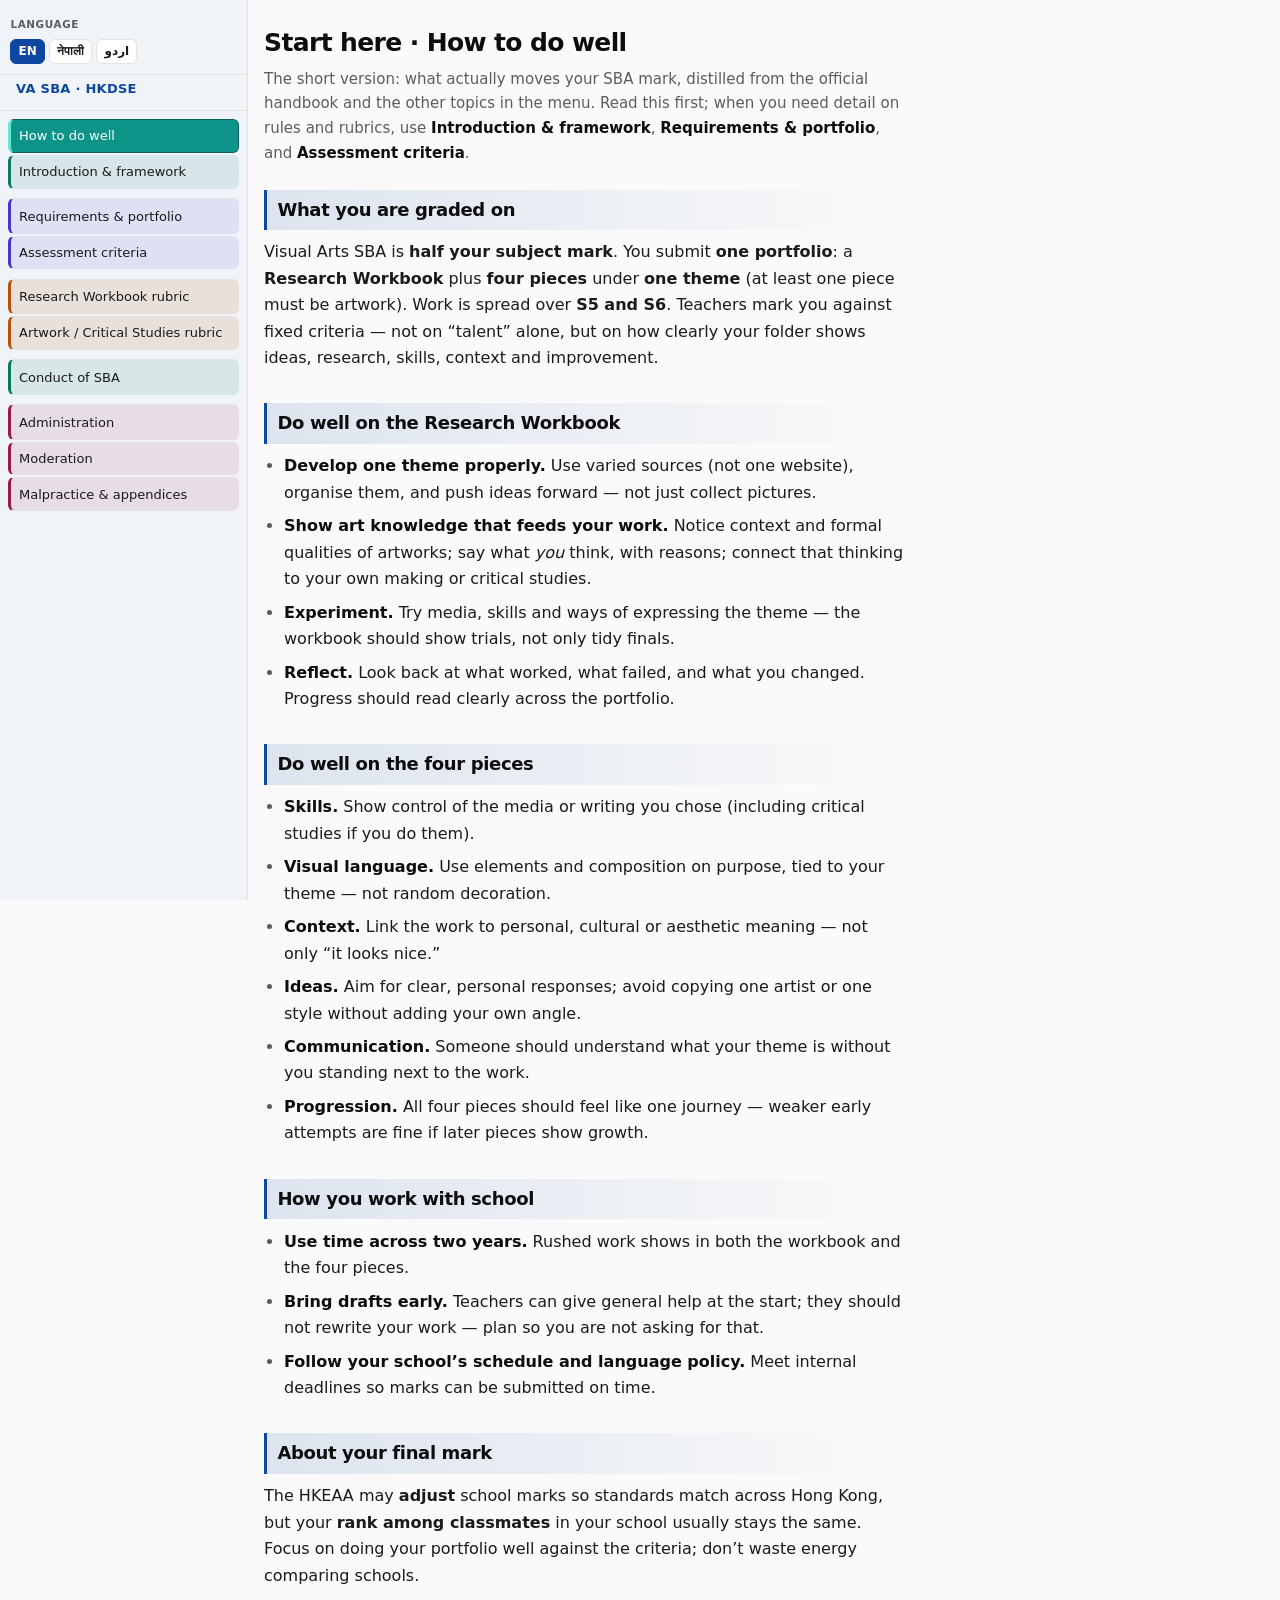
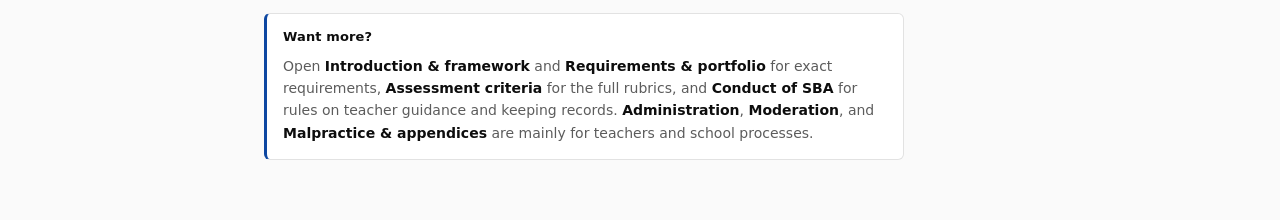
<file: index.html>
<!DOCTYPE html>
<html lang="en">
<head>
  <meta charset="utf-8" />
  <meta name="viewport" content="width=device-width, initial-scale=1" />
  <title>Start here · How to do well — VA SBA</title>
  <link rel="stylesheet" href="styles.css" />
</head>
<body>
  <div id="site-nav-root" class="site-nav-root"></div>
  <main data-page="part0">
    <h1 data-i18n="p0.h1"></h1>
    <p class="lead" data-i18n="p0.lead"></p>

    <h2 data-i18n="p0.h_graded"></h2>
    <p data-i18n="p0.p_graded"></p>

    <h2 data-i18n="p0.h_rw"></h2>
    <ul>
      <li data-i18n="p0.li_rw1"></li>
      <li data-i18n="p0.li_rw2"></li>
      <li data-i18n="p0.li_rw3"></li>
      <li data-i18n="p0.li_rw4"></li>
    </ul>

    <h2 data-i18n="p0.h_four"></h2>
    <ul>
      <li data-i18n="p0.f1"></li>
      <li data-i18n="p0.f2"></li>
      <li data-i18n="p0.f3"></li>
      <li data-i18n="p0.f4"></li>
      <li data-i18n="p0.f5"></li>
      <li data-i18n="p0.f6"></li>
    </ul>

    <h2 data-i18n="p0.h_school"></h2>
    <ul>
      <li data-i18n="p0.s1"></li>
      <li data-i18n="p0.s2"></li>
      <li data-i18n="p0.s3"></li>
    </ul>

    <h2 data-i18n="p0.h_mark"></h2>
    <p data-i18n="p0.p_mark"></p>

    <p class="note" data-i18n="p0.note"></p>
  </main>
  <script src="i18n-core.js"></script>
  <script src="chrome.js"></script>
  <script src="pages/part0.js"></script>
  <script src="header.js"></script>
</body>
</html>
</file>
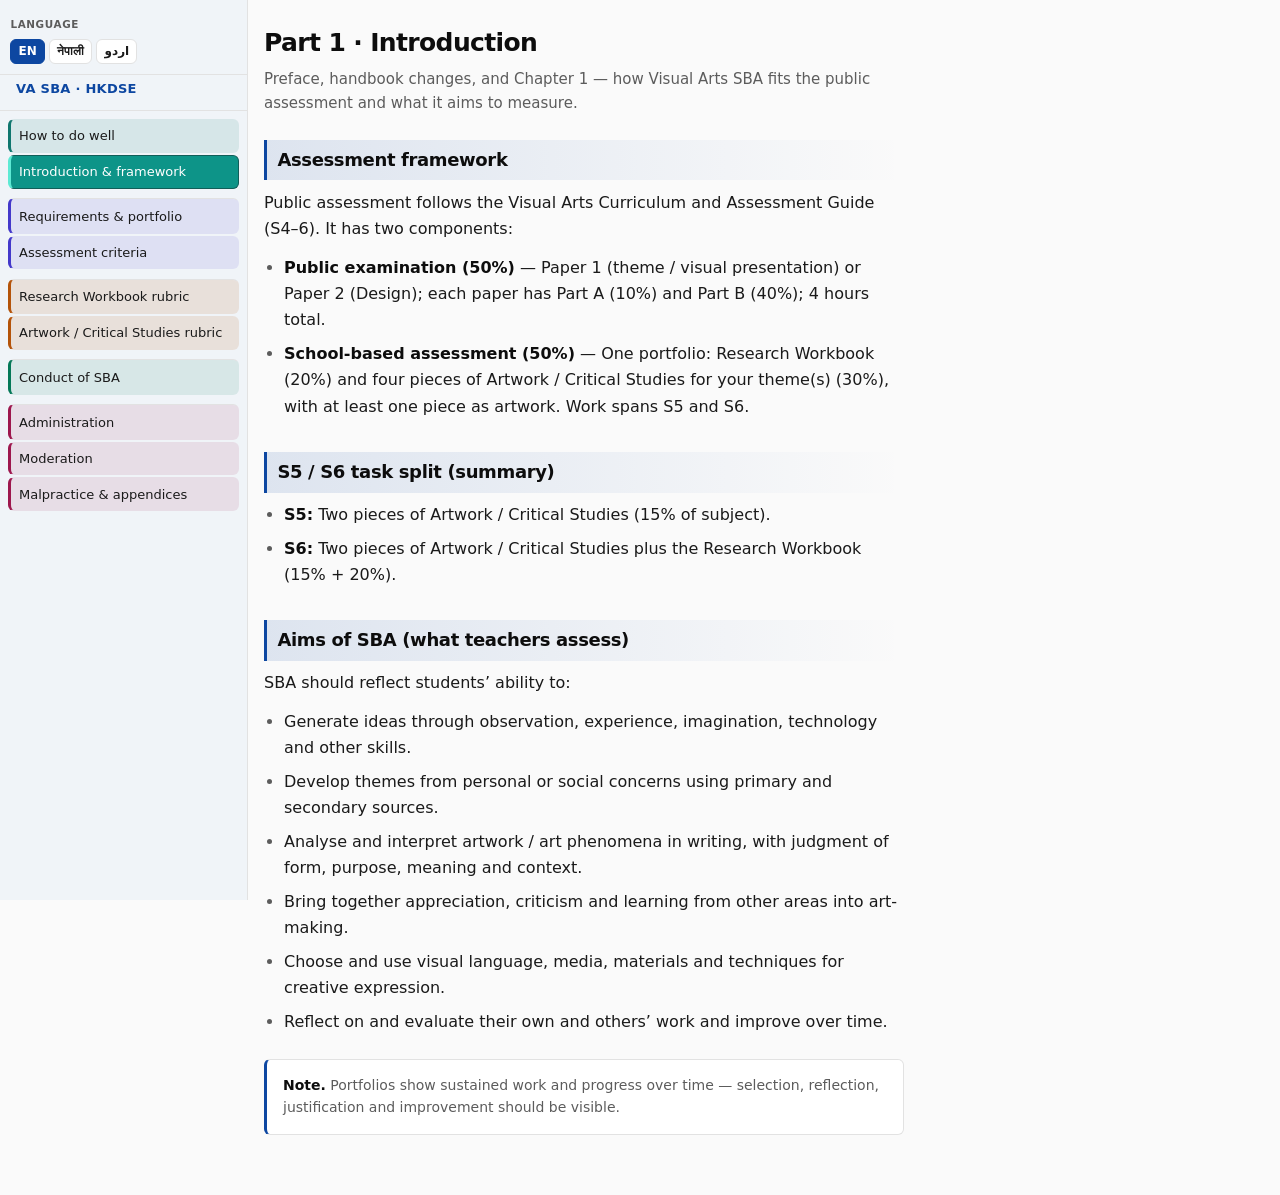
<file: part1.html>
<!DOCTYPE html>
<html lang="en">
<head>
  <meta charset="utf-8" />
  <meta name="viewport" content="width=device-width, initial-scale=1" />
  <title>Part 1 · Introduction — VA SBA</title>
  <link rel="stylesheet" href="styles.css" />
</head>
<body>
  <div id="site-nav-root" class="site-nav-root"></div>
  <main data-page="part1">
    <h1 data-i18n="p1.h1"></h1>
    <p class="lead" data-i18n="p1.lead"></p>

    <h2 data-i18n="p1.h_fw"></h2>
    <p data-i18n="p1.p_fw"></p>
    <ul>
      <li data-i18n="p1.li_fw1"></li>
      <li data-i18n="p1.li_fw2"></li>
    </ul>

    <h2 data-i18n="p1.h_s56"></h2>
    <ul>
      <li data-i18n="p1.s56_1"></li>
      <li data-i18n="p1.s56_2"></li>
    </ul>

    <h2 data-i18n="p1.h_aims"></h2>
    <p data-i18n="p1.p_aims"></p>
    <ul>
      <li data-i18n="p1.aim1"></li>
      <li data-i18n="p1.aim2"></li>
      <li data-i18n="p1.aim3"></li>
      <li data-i18n="p1.aim4"></li>
      <li data-i18n="p1.aim5"></li>
      <li data-i18n="p1.aim6"></li>
    </ul>

    <p class="note" data-i18n="p1.note"></p>
  </main>
  <script src="i18n-core.js"></script>
  <script src="chrome.js"></script>
  <script src="pages/part1.js"></script>
  <script src="header.js"></script>
</body>
</html>
</file>
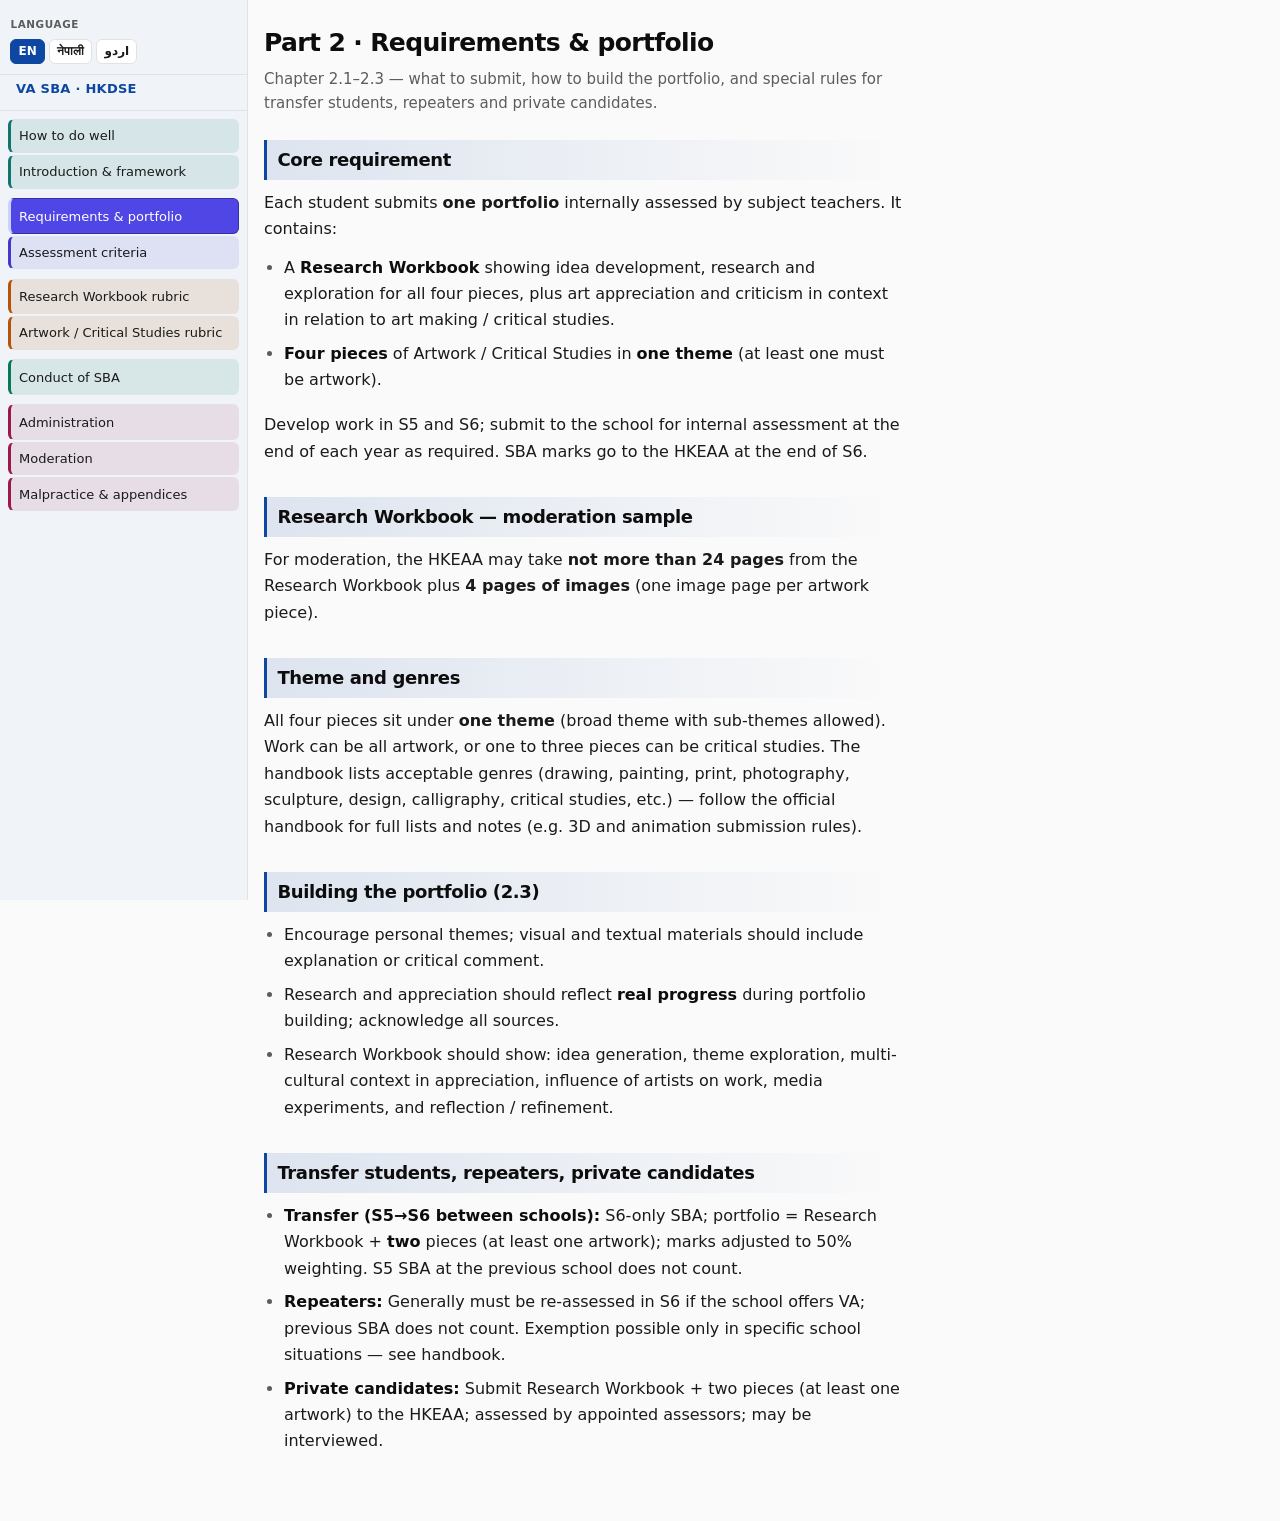
<file: part2.html>
<!DOCTYPE html>
<html lang="en">
<head>
  <meta charset="utf-8" />
  <meta name="viewport" content="width=device-width, initial-scale=1" />
  <title>Part 2 · Requirements & portfolio — VA SBA</title>
  <link rel="stylesheet" href="styles.css" />
</head>
<body>
  <div id="site-nav-root" class="site-nav-root"></div>
  <main data-page="part2">
    <h1 data-i18n="p2.h1"></h1>
    <p class="lead" data-i18n="p2.lead"></p>

    <h2 data-i18n="p2.h_core"></h2>
    <p data-i18n="p2.p_core"></p>
    <ul>
      <li data-i18n="p2.li_c1"></li>
      <li data-i18n="p2.li_c2"></li>
    </ul>
    <p data-i18n="p2.p_core2"></p>

    <h2 data-i18n="p2.h_mod"></h2>
    <p data-i18n="p2.p_mod"></p>

    <h2 data-i18n="p2.h_theme"></h2>
    <p data-i18n="p2.p_theme"></p>

    <h2 data-i18n="p2.h_build"></h2>
    <ul>
      <li data-i18n="p2.b1"></li>
      <li data-i18n="p2.b2"></li>
      <li data-i18n="p2.b3"></li>
    </ul>

    <h2 data-i18n="p2.h_special"></h2>
    <ul>
      <li data-i18n="p2.sp1"></li>
      <li data-i18n="p2.sp2"></li>
      <li data-i18n="p2.sp3"></li>
    </ul>
  </main>
  <script src="i18n-core.js"></script>
  <script src="chrome.js"></script>
  <script src="pages/part2.js"></script>
  <script src="header.js"></script>
</body>
</html>
</file>
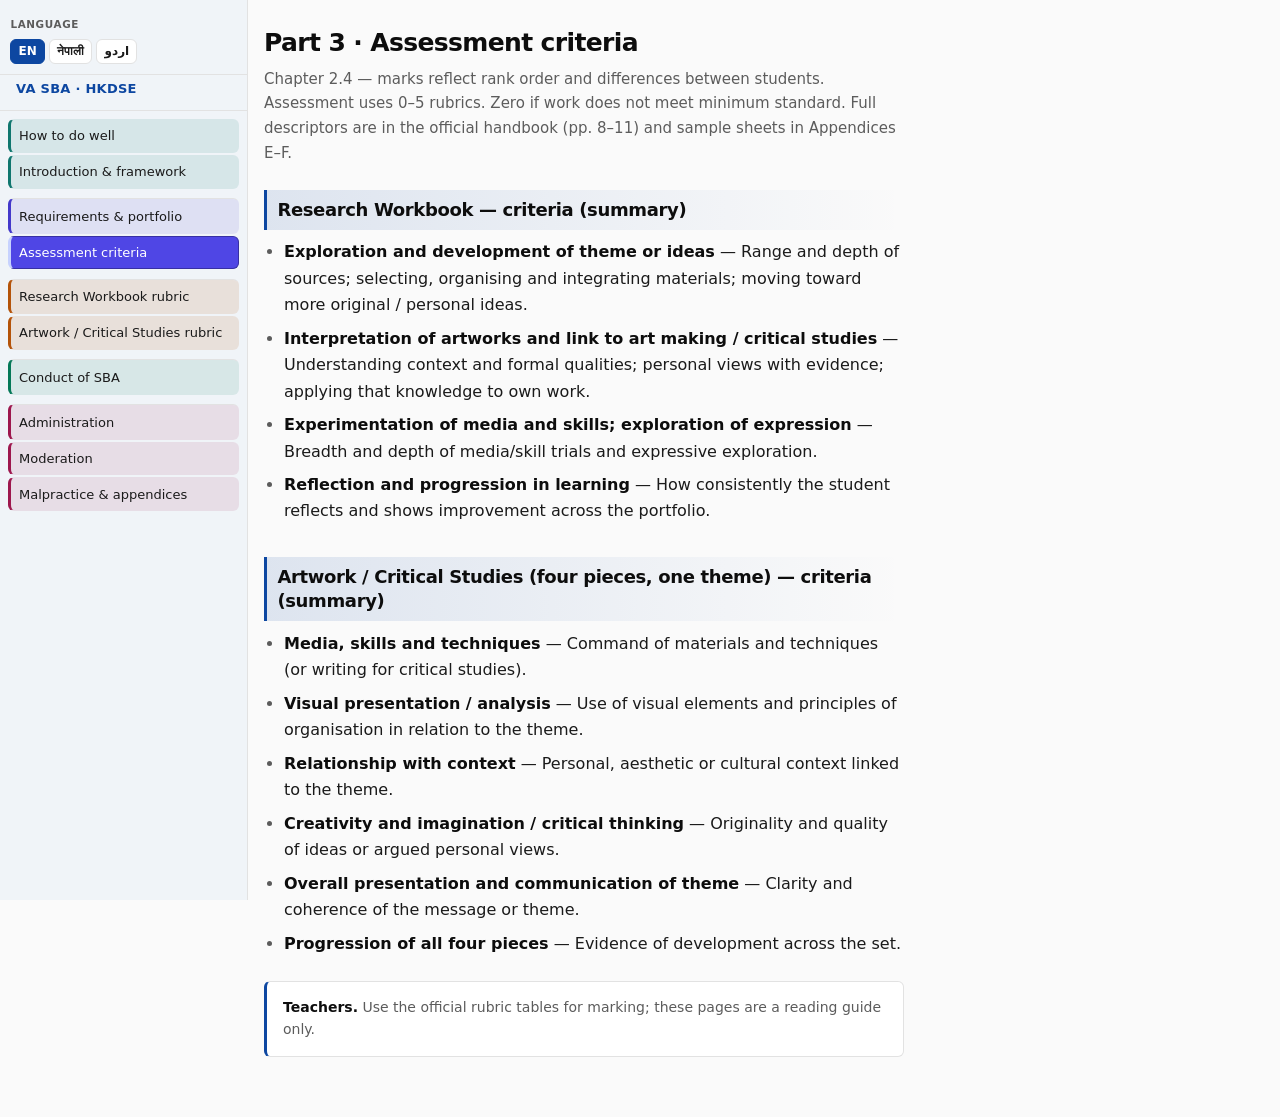
<file: part3.html>
<!DOCTYPE html>
<html lang="en">
<head>
  <meta charset="utf-8" />
  <meta name="viewport" content="width=device-width, initial-scale=1" />
  <title>Part 3 · Assessment criteria — VA SBA</title>
  <link rel="stylesheet" href="styles.css" />
</head>
<body>
  <div id="site-nav-root" class="site-nav-root"></div>
  <main data-page="part3">
    <h1 data-i18n="p3.h1"></h1>
    <p class="lead" data-i18n="p3.lead"></p>

    <h2 data-i18n="p3.h_rw"></h2>
    <ul>
      <li data-i18n="p3.rw1"></li>
      <li data-i18n="p3.rw2"></li>
      <li data-i18n="p3.rw3"></li>
      <li data-i18n="p3.rw4"></li>
    </ul>

    <h2 data-i18n="p3.h_art"></h2>
    <ul>
      <li data-i18n="p3.a1"></li>
      <li data-i18n="p3.a2"></li>
      <li data-i18n="p3.a3"></li>
      <li data-i18n="p3.a4"></li>
      <li data-i18n="p3.a5"></li>
      <li data-i18n="p3.a6"></li>
    </ul>

    <p class="note" data-i18n="p3.note"></p>
  </main>
  <script src="i18n-core.js"></script>
  <script src="chrome.js"></script>
  <script src="pages/part3.js"></script>
  <script src="header.js"></script>
</body>
</html>
</file>
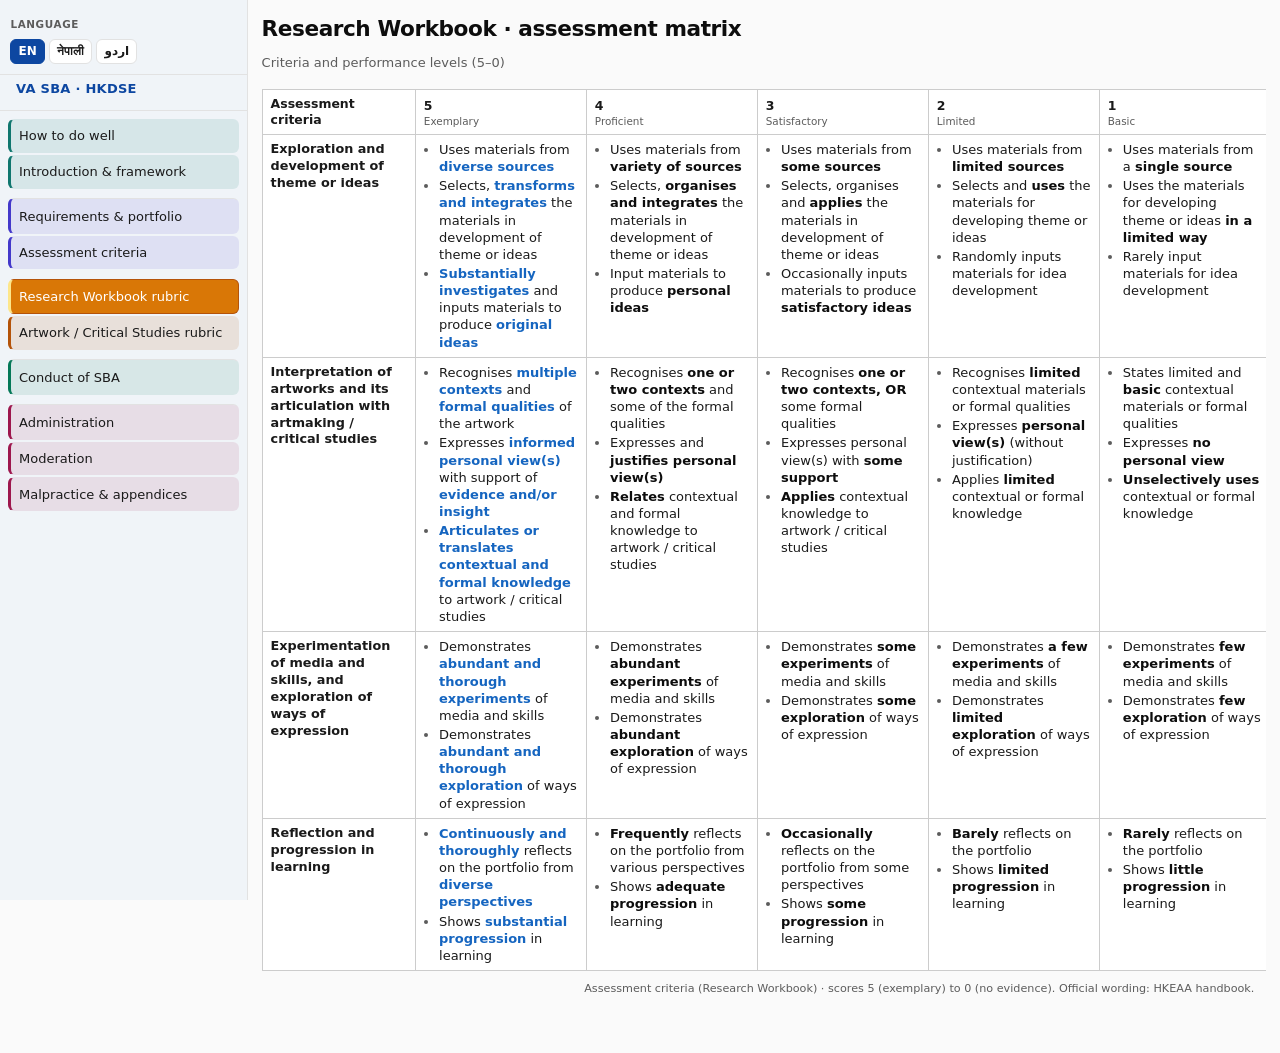
<file: part3b.html>
<!DOCTYPE html>
<html lang="en">
<head>
  <meta charset="utf-8" />
  <meta name="viewport" content="width=device-width, initial-scale=1" />
  <title>Research Workbook rubric — VA SBA</title>
  <link rel="stylesheet" href="styles.css" />
  <style>
    /* Wide rubric page: use horizontal space so score columns wrap less */
    main.main--rubric-matrix {
      max-width: none;
      margin-left: var(--sidebar-width);
      padding: 1rem 0.85rem 2.25rem;
      overflow-x: auto;
      -webkit-overflow-scrolling: touch;
    }

    main.main--rubric-matrix h1 {
      font-size: 1.35rem;
      font-weight: 700;
      margin: 0 0 0.35rem;
      color: var(--heading, #0d0d0d);
      letter-spacing: -0.02em;
      line-height: 1.25;
    }

    main.main--rubric-matrix .sub {
      display: inline-block;
      margin-bottom: 0.65rem;
      font-size: 0.8125rem;
      font-weight: 500;
      color: var(--muted, #5c5c5c);
    }

    .rubric-panel {
      padding: 0.35rem 0 0.5rem;
    }

    .rubric-table-wrap {
      overflow-x: auto;
    }

    .rubric-table {
      width: 100%;
      min-width: 1180px;
      table-layout: fixed;
      border-collapse: collapse;
      font-size: 0.8125rem;
      border: 1px solid #ccc;
    }

    .rubric-table th {
      background: #fff;
      border: 1px solid #ccc;
      padding: 0.4rem 0.5rem;
      text-align: left;
      font-weight: 600;
      font-size: 0.78rem;
      color: var(--text, #1a1a1a);
      vertical-align: bottom;
      line-height: 1.25;
    }

    .rubric-table td {
      border: 1px solid #ccc;
      padding: 0.38rem 0.5rem;
      vertical-align: top;
      line-height: 1.32;
      background: #fff;
    }

    .rubric-table .criteria-cell {
      font-weight: 700;
      background: #fff;
      width: 13%;
      color: var(--text, #1a1a1a);
      font-size: 0.8rem;
    }

    .rubric-table .score-col {
      width: 14.5%;
    }

    .rubric-table ul {
      margin: 0;
      padding-left: 0.95rem;
    }

    .rubric-table li {
      margin: 0.12rem 0;
      line-height: 1.32;
    }

    .rubric-table li:first-child {
      margin-top: 0;
    }

    .rubric-table li:last-child {
      margin-bottom: 0;
    }

    .score-header {
      text-align: center;
      font-weight: 700;
      font-size: 0.85rem;
      background: #fff;
    }

    .score-header small {
      display: block;
      font-weight: 500;
      font-size: 0.65rem;
      margin-top: 0.1rem;
      color: var(--muted, #5c5c5c);
      line-height: 1.2;
    }

    .rubric-footer {
      margin-top: 0.65rem;
      padding: 0 0.75rem;
      font-size: 0.7rem;
      color: var(--muted, #5c5c5c);
      text-align: right;
      line-height: 1.35;
    }

    @media (max-width: 767px) {
      main.main--rubric-matrix {
        margin-left: 0;
        padding: 0.65rem 0.5rem 2rem;
      }
    }
  </style>
</head>
<body>
  <div id="site-nav-root" class="site-nav-root"></div>
  <main class="main--rubric-matrix" data-page="part3b">
    <h1 data-i18n="p3b.h1"></h1>
    <span class="sub" data-i18n="p3b.sub"></span>
    <div class="rubric-panel">
      <div class="rubric-table-wrap">
        <table class="rubric-table">
          <colgroup>
            <col style="width: 13%" />
            <col style="width: 14.5%" />
            <col style="width: 14.5%" />
            <col style="width: 14.5%" />
            <col style="width: 14.5%" />
            <col style="width: 14.5%" />
            <col style="width: 14.5%" />
          </colgroup>
          <thead>
            <tr>
              <th data-i18n="p3b.th_crit"></th>
              <th class="score-header" data-i18n="p3b.th5"></th>
              <th class="score-header" data-i18n="p3b.th4"></th>
              <th class="score-header" data-i18n="p3b.th3"></th>
              <th class="score-header" data-i18n="p3b.th2"></th>
              <th class="score-header" data-i18n="p3b.th1"></th>
              <th class="score-header" data-i18n="p3b.th0"></th>
            </tr>
          </thead>
          <tbody>
            <tr>
              <td class="criteria-cell" data-i18n="p3b.c1"></td>
              <td class="score-col">
                <ul>
                  <li data-i18n="p3b.b01">Uses materials from <strong>diverse sources</strong></li>
                  <li data-i18n="p3b.b02">Selects, <strong>transforms and integrates</strong> the materials in development of theme or ideas</li>
                  <li data-i18n="p3b.b03"><strong>Substantially investigates</strong> and inputs materials to produce <strong>original ideas</strong></li>
                </ul>
              </td>
              <td class="score-col">
                <ul>
                  <li data-i18n="p3b.b04">Uses materials from <strong>variety of sources</strong></li>
                  <li data-i18n="p3b.b05">Selects, <strong>organises and integrates</strong> the materials in development of theme or ideas</li>
                  <li data-i18n="p3b.b06">Input materials to produce <strong>personal ideas</strong></li>
                </ul>
              </td>
              <td class="score-col">
                <ul>
                  <li data-i18n="p3b.b07">Uses materials from <strong>some sources</strong></li>
                  <li data-i18n="p3b.b08">Selects, organises and <strong>applies</strong> the materials in development of theme or ideas</li>
                  <li data-i18n="p3b.b09">Occasionally inputs materials to produce <strong>satisfactory ideas</strong></li>
                </ul>
              </td>
              <td class="score-col">
                <ul>
                  <li data-i18n="p3b.b10">Uses materials from <strong>limited sources</strong></li>
                  <li data-i18n="p3b.b11">Selects and <strong>uses</strong> the materials for developing theme or ideas</li>
                  <li data-i18n="p3b.b12">Randomly inputs materials for idea development</li>
                </ul>
              </td>
              <td class="score-col">
                <ul>
                  <li data-i18n="p3b.b13">Uses materials from a <strong>single source</strong></li>
                  <li data-i18n="p3b.b14">Uses the materials for developing theme or ideas <strong>in a limited way</strong></li>
                  <li data-i18n="p3b.b15">Rarely input materials for idea development</li>
                </ul>
              </td>
              <td class="score-col">
                <ul>
                  <li data-i18n="p3b.b16">Shows <strong>no, or irrelevant</strong>, exploration or development of theme or ideas</li>
                </ul>
              </td>
            </tr>
            <tr>
              <td class="criteria-cell" data-i18n="p3b.c2"></td>
              <td class="score-col">
                <ul>
                  <li data-i18n="p3b.b17">Recognises <strong>multiple contexts</strong> and formal qualities of the artwork</li>
                  <li data-i18n="p3b.b18">Expresses informed personal view(s) with support of <strong>evidence and/or insight</strong></li>
                  <li data-i18n="p3b.b19"><strong>Articulates or translates</strong> contextual and formal knowledge to artwork / critical studies</li>
                </ul>
              </td>
              <td class="score-col">
                <ul>
                  <li data-i18n="p3b.b20">Recognises <strong>one or two contexts</strong> and some of the formal qualities</li>
                  <li data-i18n="p3b.b21">Expresses and <strong>justifies personal view(s)</strong></li>
                  <li data-i18n="p3b.b22"><strong>Relates</strong> contextual and formal knowledge to artwork / critical studies</li>
                </ul>
              </td>
              <td class="score-col">
                <ul>
                  <li data-i18n="p3b.b23">Recognises <strong>one or two contexts, OR</strong> some formal qualities</li>
                  <li data-i18n="p3b.b24">Expresses personal view(s) with <strong>some support</strong></li>
                  <li data-i18n="p3b.b25"><strong>Applies</strong> contextual knowledge to artwork / critical studies</li>
                </ul>
              </td>
              <td class="score-col">
                <ul>
                  <li data-i18n="p3b.b26">Recognises <strong>limited</strong> contextual materials or formal qualities</li>
                  <li data-i18n="p3b.b27">Expresses <strong>personal view(s)</strong> (without justification)</li>
                  <li data-i18n="p3b.b28">Applies <strong>limited</strong> contextual or formal knowledge</li>
                </ul>
              </td>
              <td class="score-col">
                <ul>
                  <li data-i18n="p3b.b29">States limited and <strong>basic</strong> contextual materials or formal qualities</li>
                  <li data-i18n="p3b.b30">Expresses <strong>no personal view</strong></li>
                  <li data-i18n="p3b.b31"><strong>Unselectively uses</strong> contextual or formal knowledge</li>
                </ul>
              </td>
              <td class="score-col">
                <ul>
                  <li data-i18n="p3b.b32">Shows <strong>no evidence of research</strong> or presents only one or two isolated facts about the artwork</li>
                </ul>
              </td>
            </tr>
            <tr>
              <td class="criteria-cell" data-i18n="p3b.c3"></td>
              <td class="score-col">
                <ul>
                  <li data-i18n="p3b.b33">Demonstrates <strong>abundant and thorough experiments</strong> of media and skills</li>
                  <li data-i18n="p3b.b34">Demonstrates <strong>abundant and thorough exploration</strong> of ways of expression</li>
                </ul>
              </td>
              <td class="score-col">
                <ul>
                  <li data-i18n="p3b.b35">Demonstrates <strong>abundant experiments</strong> of media and skills</li>
                  <li data-i18n="p3b.b36">Demonstrates <strong>abundant exploration</strong> of ways of expression</li>
                </ul>
              </td>
              <td class="score-col">
                <ul>
                  <li data-i18n="p3b.b37">Demonstrates <strong>some experiments</strong> of media and skills</li>
                  <li data-i18n="p3b.b38">Demonstrates <strong>some exploration</strong> of ways of expression</li>
                </ul>
              </td>
              <td class="score-col">
                <ul>
                  <li data-i18n="p3b.b39">Demonstrates <strong>a few experiments</strong> of media and skills</li>
                  <li data-i18n="p3b.b40">Demonstrates <strong>limited exploration</strong> of ways of expression</li>
                </ul>
              </td>
              <td class="score-col">
                <ul>
                  <li data-i18n="p3b.b41">Demonstrates <strong>few experiments</strong> of media and skills</li>
                  <li data-i18n="p3b.b42">Demonstrates <strong>few exploration</strong> of ways of expression</li>
                </ul>
              </td>
              <td class="score-col">
                <ul>
                  <li data-i18n="p3b.b43">Demonstrates <strong>no, or unrelated</strong>, experiments with media or skills, and exploration of ways of expression</li>
                </ul>
              </td>
            </tr>
            <tr>
              <td class="criteria-cell" data-i18n="p3b.c4"></td>
              <td class="score-col">
                <ul>
                  <li data-i18n="p3b.b44"><strong>Continuously and thoroughly</strong> reflects on the portfolio from diverse perspectives</li>
                  <li data-i18n="p3b.b45">Shows <strong>substantial progression</strong> in learning</li>
                </ul>
              </td>
              <td class="score-col">
                <ul>
                  <li data-i18n="p3b.b46"><strong>Frequently</strong> reflects on the portfolio from various perspectives</li>
                  <li data-i18n="p3b.b47">Shows <strong>adequate progression</strong> in learning</li>
                </ul>
              </td>
              <td class="score-col">
                <ul>
                  <li data-i18n="p3b.b48"><strong>Occasionally</strong> reflects on the portfolio from some perspectives</li>
                  <li data-i18n="p3b.b49">Shows <strong>some progression</strong> in learning</li>
                </ul>
              </td>
              <td class="score-col">
                <ul>
                  <li data-i18n="p3b.b50"><strong>Barely</strong> reflects on the portfolio</li>
                  <li data-i18n="p3b.b51">Shows <strong>limited progression</strong> in learning</li>
                </ul>
              </td>
              <td class="score-col">
                <ul>
                  <li data-i18n="p3b.b52"><strong>Rarely</strong> reflects on the portfolio</li>
                  <li data-i18n="p3b.b53">Shows <strong>little progression</strong> in learning</li>
                </ul>
              </td>
              <td class="score-col">
                <ul>
                  <li data-i18n="p3b.b54">Shows <strong>no reflection and progression</strong> in learning</li>
                </ul>
              </td>
            </tr>
          </tbody>
        </table>
      </div>
      <p class="rubric-footer" data-i18n="p3b.foot"></p>
    </div>
  </main>
  <script src="i18n-core.js"></script>
  <script src="chrome.js"></script>
  <script src="pages/part3b.js"></script>
  <script src="pages/part3b-tbody.js"></script>
  <script src="pages/rubric-level5-guides-content.js"></script>
  <script src="pages/rubric-level5-guides.js"></script>
  <script src="header.js"></script>
</body>
</html>
</file>
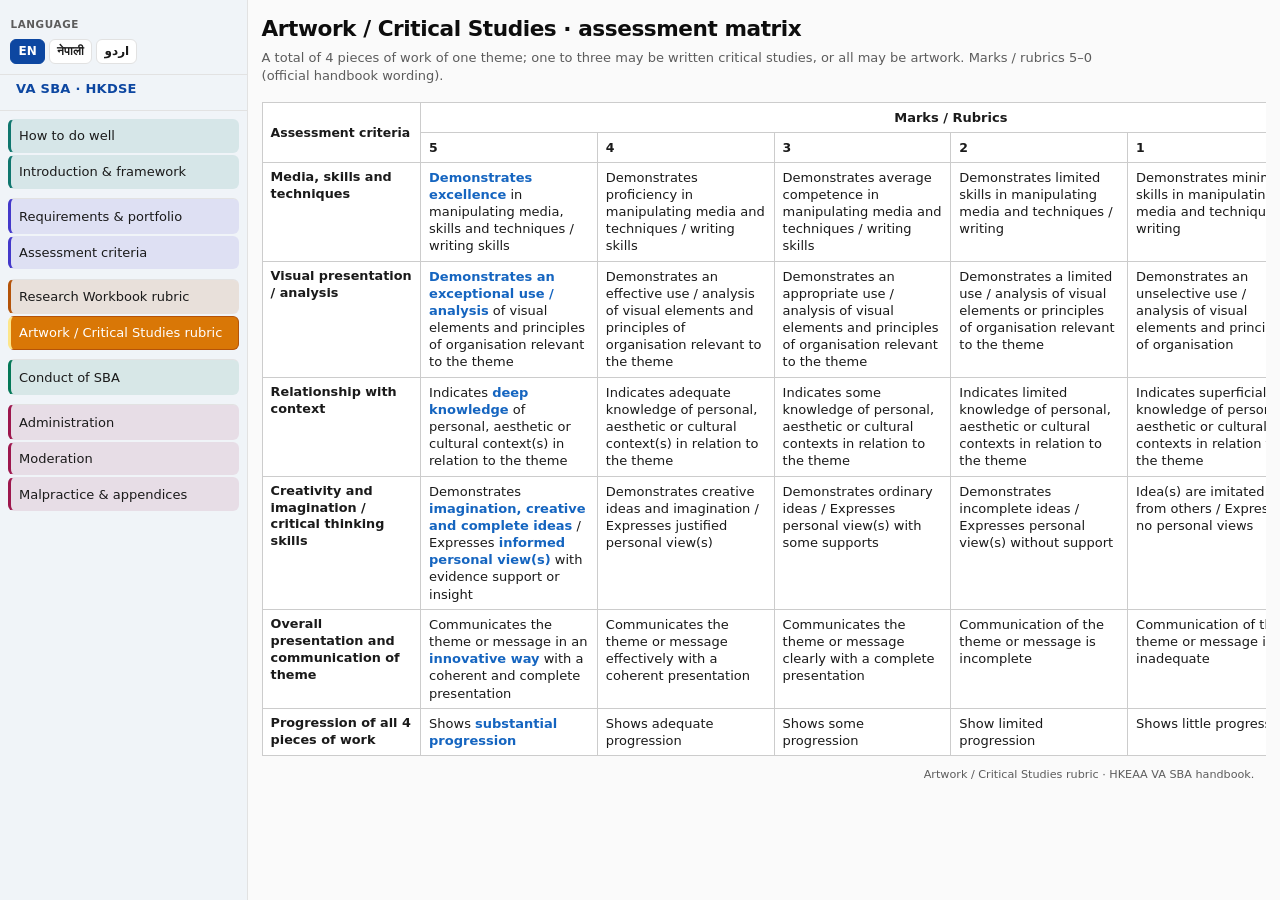
<file: part3c.html>
<!DOCTYPE html>
<html lang="en">
<head>
  <meta charset="utf-8" />
  <meta name="viewport" content="width=device-width, initial-scale=1" />
  <title>Artwork / Critical Studies rubric — VA SBA</title>
  <link rel="stylesheet" href="styles.css" />
  <style>
    main.main--rubric-matrix {
      max-width: none;
      margin-left: var(--sidebar-width);
      padding: 1rem 0.85rem 2.25rem;
      overflow-x: auto;
      -webkit-overflow-scrolling: touch;
    }

    main.main--rubric-matrix h1 {
      font-size: 1.35rem;
      font-weight: 700;
      margin: 0 0 0.35rem;
      color: var(--heading, #0d0d0d);
      letter-spacing: -0.02em;
      line-height: 1.25;
    }

    main.main--rubric-matrix .sub {
      display: block;
      margin-bottom: 0.65rem;
      font-size: 0.8125rem;
      font-weight: 500;
      color: var(--muted, #5c5c5c);
      line-height: 1.45;
      max-width: 52rem;
    }

    .rubric-panel {
      padding: 0.35rem 0 0.5rem;
    }

    .rubric-table-wrap {
      overflow-x: auto;
    }

    .rubric-table {
      width: 100%;
      min-width: 1220px;
      table-layout: fixed;
      border-collapse: collapse;
      font-size: 0.8125rem;
      border: 1px solid #ccc;
    }

    .rubric-table th {
      background: #fff;
      border: 1px solid #ccc;
      padding: 0.4rem 0.5rem;
      text-align: left;
      font-weight: 600;
      font-size: 0.78rem;
      color: var(--text, #1a1a1a);
      vertical-align: middle;
      line-height: 1.25;
    }

    .rubric-table th.rubric-marks-banner {
      text-align: center;
      font-weight: 700;
      font-size: 0.8125rem;
    }

    .rubric-table td {
      border: 1px solid #ccc;
      padding: 0.38rem 0.5rem;
      vertical-align: top;
      line-height: 1.32;
      background: #fff;
    }

    .rubric-table .criteria-cell {
      font-weight: 700;
      width: 13%;
      font-size: 0.8rem;
    }

    .rubric-table .score-col {
      width: 14.5%;
    }

    .rubric-table .cell-text {
      margin: 0;
    }

    .score-header {
      text-align: center;
      font-weight: 700;
      font-size: 0.85rem;
    }

    .rubric-footer {
      margin-top: 0.65rem;
      padding: 0 0.75rem;
      font-size: 0.7rem;
      color: var(--muted, #5c5c5c);
      text-align: right;
      line-height: 1.35;
    }

    @media (max-width: 767px) {
      main.main--rubric-matrix {
        margin-left: 0;
        padding: 0.65rem 0.5rem 2rem;
      }
    }
  </style>
</head>
<body>
  <div id="site-nav-root" class="site-nav-root"></div>
  <main class="main--rubric-matrix" data-page="part3c">
    <h1 data-i18n="p3c.h1"></h1>
    <span class="sub" data-i18n="p3c.sub"></span>
    <div class="rubric-panel">
      <div class="rubric-table-wrap">
        <table class="rubric-table">
          <colgroup>
            <col style="width: 13%" />
            <col style="width: 14.5%" />
            <col style="width: 14.5%" />
            <col style="width: 14.5%" />
            <col style="width: 14.5%" />
            <col style="width: 14.5%" />
            <col style="width: 14.5%" />
          </colgroup>
          <thead>
            <tr>
              <th rowspan="2" data-i18n="p3c.th_crit"></th>
              <th colspan="6" class="rubric-marks-banner" data-i18n="p3c.th_marks"></th>
            </tr>
            <tr>
              <th class="score-header">5</th>
              <th class="score-header">4</th>
              <th class="score-header">3</th>
              <th class="score-header">2</th>
              <th class="score-header">1</th>
              <th class="score-header">0</th>
            </tr>
          </thead>
          <tbody>
            <tr>
              <td class="criteria-cell" data-i18n="p3c.c1"></td>
              <td class="score-col"><p class="cell-text" data-i18n="p3c.b01">Demonstrates excellence in manipulating media, skills and techniques / writing skills</p></td>
              <td class="score-col"><p class="cell-text" data-i18n="p3c.b02">Demonstrates proficiency in manipulating media and techniques / writing skills</p></td>
              <td class="score-col"><p class="cell-text" data-i18n="p3c.b03">Demonstrates average competence in manipulating media and techniques / writing skills</p></td>
              <td class="score-col"><p class="cell-text" data-i18n="p3c.b04">Demonstrates limited skills in manipulating media and techniques / writing</p></td>
              <td class="score-col"><p class="cell-text" data-i18n="p3c.b05">Demonstrates minimal skills in manipulating media and techniques / writing</p></td>
              <td class="score-col"><p class="cell-text" data-i18n="p3c.b06">Demonstrates no skills in manipulating media and techniques, / writing</p></td>
            </tr>
            <tr>
              <td class="criteria-cell" data-i18n="p3c.c2"></td>
              <td class="score-col"><p class="cell-text" data-i18n="p3c.b07">Demonstrates an exceptional use / analysis of visual elements and principles of organisation relevant to the theme</p></td>
              <td class="score-col"><p class="cell-text" data-i18n="p3c.b08">Demonstrates an effective use / analysis of visual elements and principles of organisation relevant to the theme</p></td>
              <td class="score-col"><p class="cell-text" data-i18n="p3c.b09">Demonstrates an appropriate use / analysis of visual elements and principles of organisation relevant to the theme</p></td>
              <td class="score-col"><p class="cell-text" data-i18n="p3c.b10">Demonstrates a limited use / analysis of visual elements or principles of organisation relevant to the theme</p></td>
              <td class="score-col"><p class="cell-text" data-i18n="p3c.b11">Demonstrates an unselective use / analysis of visual elements and principles of organisation</p></td>
              <td class="score-col"><p class="cell-text" data-i18n="p3c.b12">Demonstrates a lack of awareness of the use / analysis of visual elements and principles of organisation</p></td>
            </tr>
            <tr>
              <td class="criteria-cell" data-i18n="p3c.c3"></td>
              <td class="score-col"><p class="cell-text" data-i18n="p3c.b13">Indicates deep knowledge of personal, aesthetic or cultural context(s) in relation to the theme</p></td>
              <td class="score-col"><p class="cell-text" data-i18n="p3c.b14">Indicates adequate knowledge of personal, aesthetic or cultural context(s) in relation to the theme</p></td>
              <td class="score-col"><p class="cell-text" data-i18n="p3c.b15">Indicates some knowledge of personal, aesthetic or cultural contexts in relation to the theme</p></td>
              <td class="score-col"><p class="cell-text" data-i18n="p3c.b16">Indicates limited knowledge of personal, aesthetic or cultural contexts in relation to the theme</p></td>
              <td class="score-col"><p class="cell-text" data-i18n="p3c.b17">Indicates superficial knowledge of personal, aesthetic or cultural contexts in relation to the theme</p></td>
              <td class="score-col"><p class="cell-text" data-i18n="p3c.b18">Indicates a lack of contextual knowledge</p></td>
            </tr>
            <tr>
              <td class="criteria-cell" data-i18n="p3c.c4"></td>
              <td class="score-col"><p class="cell-text" data-i18n="p3c.b19">Demonstrates imagination, creative and complete ideas / Expresses informed personal view(s) with evidence support or insight</p></td>
              <td class="score-col"><p class="cell-text" data-i18n="p3c.b20">Demonstrates creative ideas and imagination / Expresses justified personal view(s)</p></td>
              <td class="score-col"><p class="cell-text" data-i18n="p3c.b21">Demonstrates ordinary ideas / Expresses personal view(s) with some supports</p></td>
              <td class="score-col"><p class="cell-text" data-i18n="p3c.b22">Demonstrates incomplete ideas / Expresses personal view(s) without support</p></td>
              <td class="score-col"><p class="cell-text" data-i18n="p3c.b23">Idea(s) are imitated from others / Expresses no personal views</p></td>
              <td class="score-col"><p class="cell-text" data-i18n="p3c.b24">Demonstrates no ideas / views</p></td>
            </tr>
            <tr>
              <td class="criteria-cell" data-i18n="p3c.c5"></td>
              <td class="score-col"><p class="cell-text" data-i18n="p3c.b25">Communicates the theme or message in an innovative way with a coherent and complete presentation</p></td>
              <td class="score-col"><p class="cell-text" data-i18n="p3c.b26">Communicates the theme or message effectively with a coherent presentation</p></td>
              <td class="score-col"><p class="cell-text" data-i18n="p3c.b27">Communicates the theme or message clearly with a complete presentation</p></td>
              <td class="score-col"><p class="cell-text" data-i18n="p3c.b28">Communication of the theme or message is incomplete</p></td>
              <td class="score-col"><p class="cell-text" data-i18n="p3c.b29">Communication of the theme or message is inadequate</p></td>
              <td class="score-col"><p class="cell-text" data-i18n="p3c.b30">Fails to communicate the theme or message</p></td>
            </tr>
            <tr>
              <td class="criteria-cell" data-i18n="p3c.c6"></td>
              <td class="score-col"><p class="cell-text" data-i18n="p3c.b31">Shows substantial progression</p></td>
              <td class="score-col"><p class="cell-text" data-i18n="p3c.b32">Shows adequate progression</p></td>
              <td class="score-col"><p class="cell-text" data-i18n="p3c.b33">Shows some progression</p></td>
              <td class="score-col"><p class="cell-text" data-i18n="p3c.b34">Show limited progression</p></td>
              <td class="score-col"><p class="cell-text" data-i18n="p3c.b35">Shows little progression</p></td>
              <td class="score-col"><p class="cell-text" data-i18n="p3c.b36">Shows no progression</p></td>
            </tr>
          </tbody>
        </table>
      </div>
      <p class="rubric-footer" data-i18n="p3c.foot"></p>
    </div>
  </main>
  <script src="i18n-core.js"></script>
  <script src="chrome.js"></script>
  <script src="pages/part3c.js"></script>
  <script src="pages/part3c-tbody.js"></script>
  <script src="pages/rubric-level5-guides-content.js"></script>
  <script src="pages/rubric-level5-guides.js"></script>
  <script src="header.js"></script>
</body>
</html>
</file>
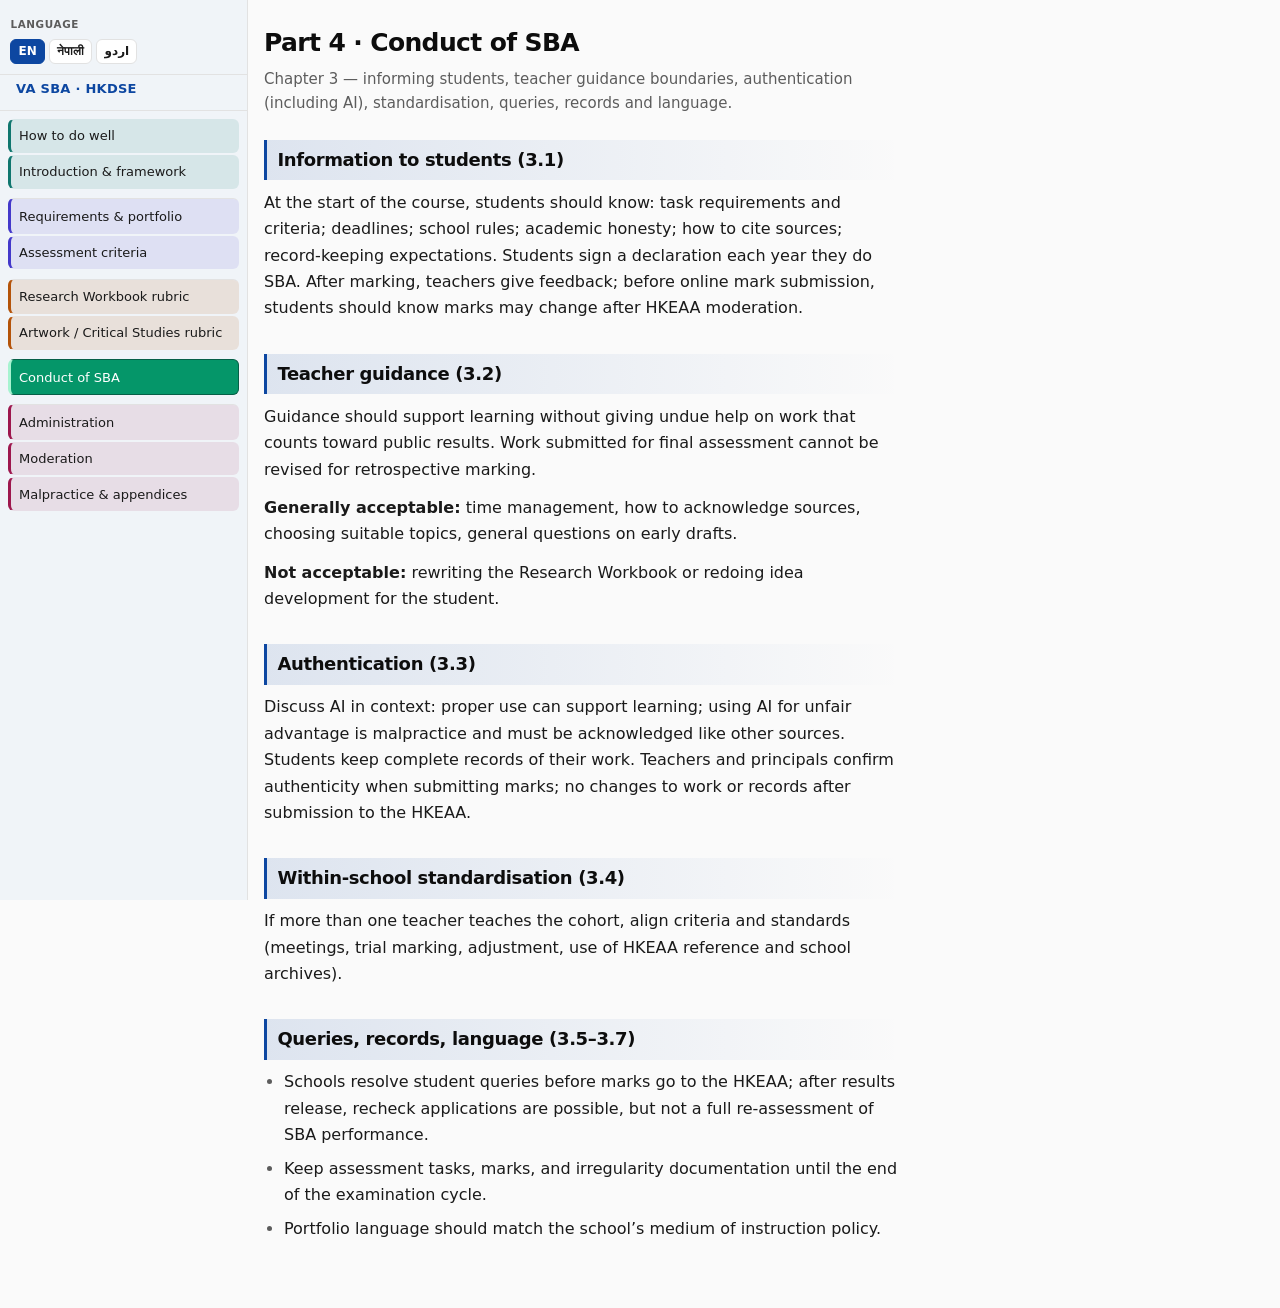
<file: part4.html>
<!DOCTYPE html>
<html lang="en">
<head>
  <meta charset="utf-8" />
  <meta name="viewport" content="width=device-width, initial-scale=1" />
  <title>Part 4 · Conduct of SBA — VA SBA</title>
  <link rel="stylesheet" href="styles.css" />
</head>
<body>
  <div id="site-nav-root" class="site-nav-root"></div>
  <main data-page="part4">
    <h1 data-i18n="p4.h1"></h1>
    <p class="lead" data-i18n="p4.lead"></p>

    <h2 data-i18n="p4.h_info"></h2>
    <p data-i18n="p4.p_info"></p>

    <h2 data-i18n="p4.h_guide"></h2>
    <p data-i18n="p4.p_g1"></p>
    <p data-i18n="p4.p_g2"></p>
    <p data-i18n="p4.p_g3"></p>

    <h2 data-i18n="p4.h_auth"></h2>
    <p data-i18n="p4.p_auth"></p>

    <h2 data-i18n="p4.h_std"></h2>
    <p data-i18n="p4.p_std"></p>

    <h2 data-i18n="p4.h_rest"></h2>
    <ul>
      <li data-i18n="p4.r1"></li>
      <li data-i18n="p4.r2"></li>
      <li data-i18n="p4.r3"></li>
    </ul>
  </main>
  <script src="i18n-core.js"></script>
  <script src="chrome.js"></script>
  <script src="pages/part4.js"></script>
  <script src="header.js"></script>
</body>
</html>
</file>
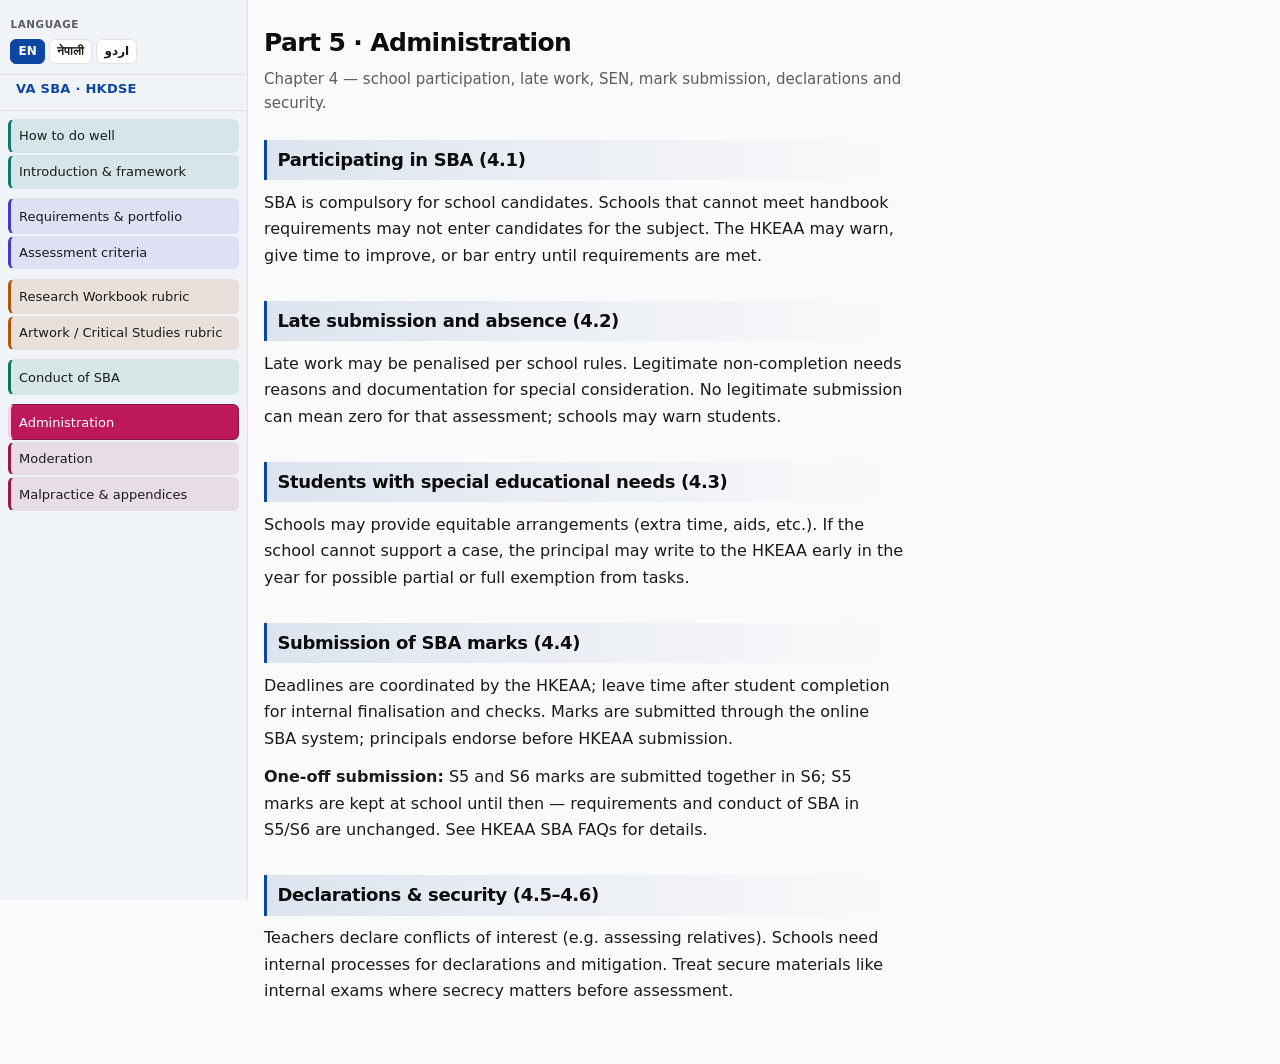
<file: part5.html>
<!DOCTYPE html>
<html lang="en">
<head>
  <meta charset="utf-8" />
  <meta name="viewport" content="width=device-width, initial-scale=1" />
  <title>Part 5 · Administration — VA SBA</title>
  <link rel="stylesheet" href="styles.css" />
</head>
<body>
  <div id="site-nav-root" class="site-nav-root"></div>
  <main data-page="part5">
    <h1 data-i18n="p5.h1"></h1>
    <p class="lead" data-i18n="p5.lead"></p>

    <h2 data-i18n="p5.h41"></h2>
    <p data-i18n="p5.p41"></p>

    <h2 data-i18n="p5.h42"></h2>
    <p data-i18n="p5.p42"></p>

    <h2 data-i18n="p5.h43"></h2>
    <p data-i18n="p5.p43"></p>

    <h2 data-i18n="p5.h44"></h2>
    <p data-i18n="p5.p44"></p>
    <p data-i18n="p5.p44b"></p>

    <h2 data-i18n="p5.h45"></h2>
    <p data-i18n="p5.p45"></p>
  </main>
  <script src="i18n-core.js"></script>
  <script src="chrome.js"></script>
  <script src="pages/part5.js"></script>
  <script src="header.js"></script>
</body>
</html>
</file>
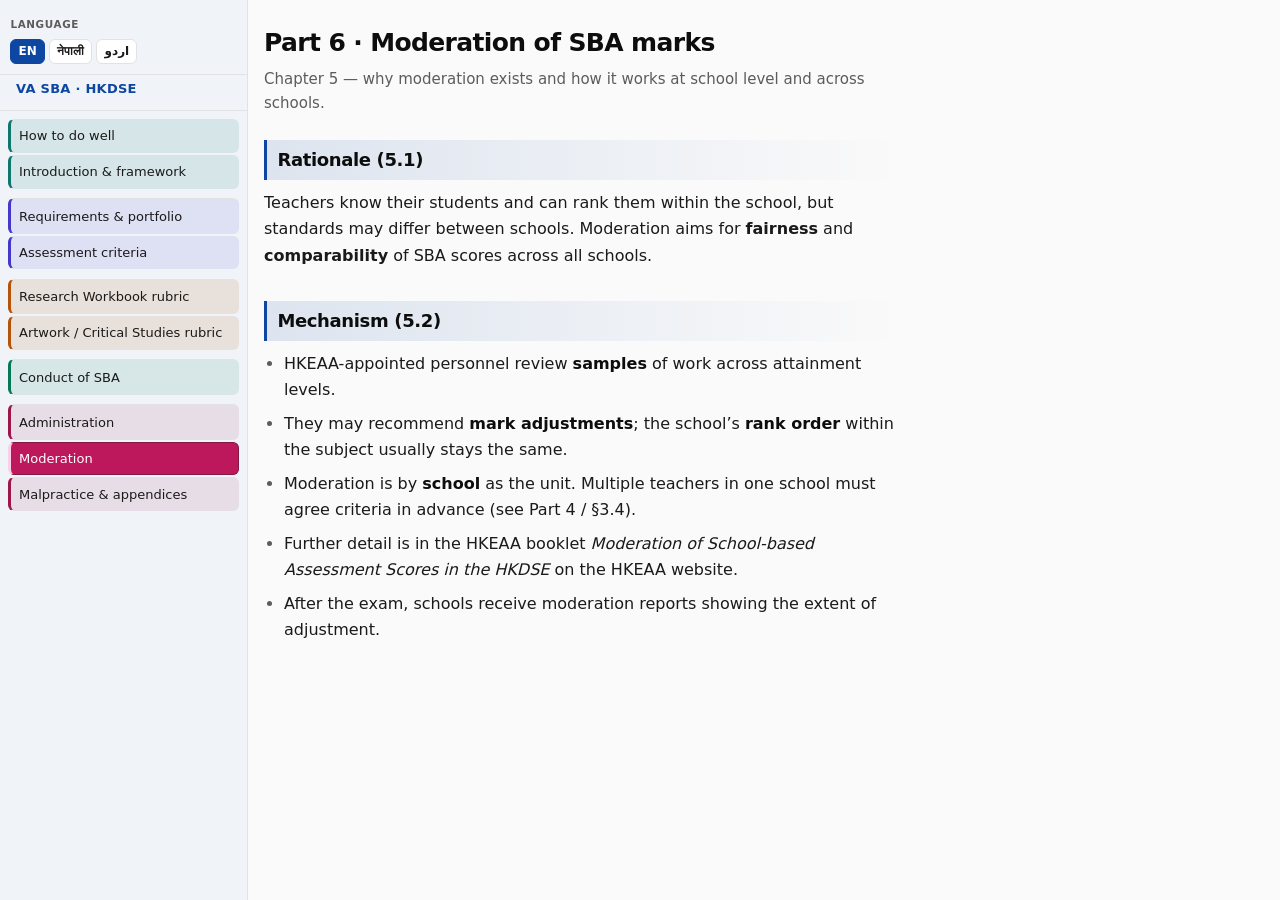
<file: part6.html>
<!DOCTYPE html>
<html lang="en">
<head>
  <meta charset="utf-8" />
  <meta name="viewport" content="width=device-width, initial-scale=1" />
  <title>Part 6 · Moderation — VA SBA</title>
  <link rel="stylesheet" href="styles.css" />
</head>
<body>
  <div id="site-nav-root" class="site-nav-root"></div>
  <main data-page="part6">
    <h1 data-i18n="p6.h1"></h1>
    <p class="lead" data-i18n="p6.lead"></p>

    <h2 data-i18n="p6.h51"></h2>
    <p data-i18n="p6.p51"></p>

    <h2 data-i18n="p6.h52"></h2>
    <ul>
      <li data-i18n="p6.li1"></li>
      <li data-i18n="p6.li2"></li>
      <li data-i18n="p6.li3"></li>
      <li data-i18n="p6.li4"></li>
      <li data-i18n="p6.li5"></li>
    </ul>
  </main>
  <script src="i18n-core.js"></script>
  <script src="chrome.js"></script>
  <script src="pages/part6.js"></script>
  <script src="header.js"></script>
</body>
</html>
</file>
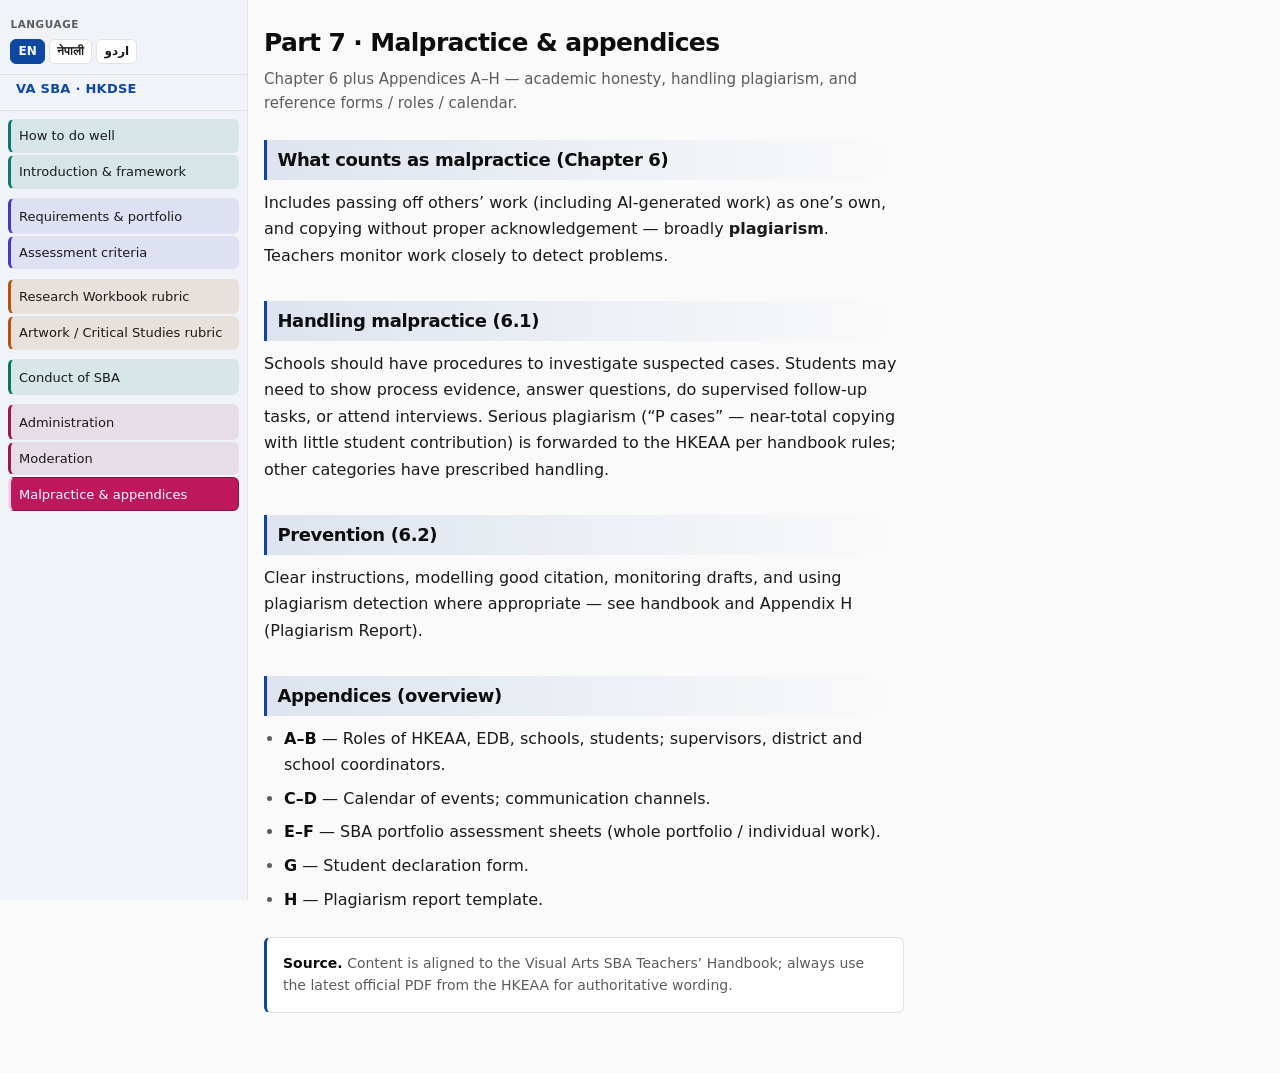
<file: part7.html>
<!DOCTYPE html>
<html lang="en">
<head>
  <meta charset="utf-8" />
  <meta name="viewport" content="width=device-width, initial-scale=1" />
  <title>Part 7 · Malpractice & appendices — VA SBA</title>
  <link rel="stylesheet" href="styles.css" />
</head>
<body>
  <div id="site-nav-root" class="site-nav-root"></div>
  <main data-page="part7">
    <h1 data-i18n="p7.h1"></h1>
    <p class="lead" data-i18n="p7.lead"></p>

    <h2 data-i18n="p7.h61"></h2>
    <p data-i18n="p7.p61"></p>

    <h2 data-i18n="p7.h611"></h2>
    <p data-i18n="p7.p611"></p>

    <h2 data-i18n="p7.h62"></h2>
    <p data-i18n="p7.p62"></p>

    <h2 data-i18n="p7.h_app"></h2>
    <ul>
      <li data-i18n="p7.ap1"></li>
      <li data-i18n="p7.ap2"></li>
      <li data-i18n="p7.ap3"></li>
      <li data-i18n="p7.ap4"></li>
      <li data-i18n="p7.ap5"></li>
    </ul>

    <p class="note" data-i18n="p7.note"></p>
  </main>
  <script src="i18n-core.js"></script>
  <script src="chrome.js"></script>
  <script src="pages/part7.js"></script>
  <script src="header.js"></script>
</body>
</html>
</file>
<file: styles.css>
:root {
  --bg: #fafafa;
  --surface: #fff;
  --text: #1a1a1a;
  --heading: #0d0d0d;
  --muted: #5c5c5c;
  --border: #e2e2e2;
  --accent: #0d47a1;
  --accent-hover: #1565c0;
  --accent-soft: rgba(13, 71, 161, 0.12);
  --sidebar-bg: #f0f4f8;
  /* Sidebar nav groups: inactive stripe/tint; active = same hue, more saturated fill */
  --nav-group-start: #0f766e;
  --nav-group-start-soft: rgba(15, 118, 110, 0.11);
  --nav-group-start-active: #0d9488;
  --nav-group-start-active-hover: #14b8a6;
  --nav-group-start-active-border: #115e59;
  --nav-group-start-active-stripe: #5eead4;
  --nav-group-study: #4338ca;
  --nav-group-study-soft: rgba(67, 56, 202, 0.1);
  --nav-group-study-active: #4f46e5;
  --nav-group-study-active-hover: #6366f1;
  --nav-group-study-active-border: #3730a3;
  --nav-group-study-active-stripe: #c7d2fe;
  --nav-group-rubrics: #b45309;
  --nav-group-rubrics-soft: rgba(180, 83, 9, 0.12);
  --nav-group-rubrics-active: #d97706;
  --nav-group-rubrics-active-hover: #f59e0b;
  --nav-group-rubrics-active-border: #b45309;
  --nav-group-rubrics-active-stripe: #fde68a;
  --nav-group-conduct: #047857;
  --nav-group-conduct-soft: rgba(4, 120, 87, 0.1);
  --nav-group-conduct-active: #059669;
  --nav-group-conduct-active-hover: #10b981;
  --nav-group-conduct-active-border: #065f46;
  --nav-group-conduct-active-stripe: #a7f3d0;
  --nav-group-integrity: #9d174d;
  --nav-group-integrity-soft: rgba(157, 23, 77, 0.1);
  --nav-group-integrity-active: #be185d;
  --nav-group-integrity-active-hover: #db2777;
  --nav-group-integrity-active-border: #831843;
  --nav-group-integrity-active-stripe: #fbcfe8;
  --sidebar-width: 15.5rem;
  --radius: 6px;
  --max: 42rem;
  --font: system-ui, -apple-system, "Segoe UI", Roboto, "Helvetica Neue", Arial, sans-serif;
}

*,
*::before,
*::after {
  box-sizing: border-box;
}

html {
  font-size: 100%;
  -webkit-text-size-adjust: 100%;
}

body {
  margin: 0;
  font-family: var(--font);
  font-size: 1rem;
  line-height: 1.65;
  color: var(--text);
  background: var(--bg);
  min-height: 100vh;
}

/* —— Layout: sidebar + main —— */
.site-nav-root {
  display: contents;
}

.site-sidebar {
  position: fixed;
  left: 0;
  top: 0;
  z-index: 200;
  width: var(--sidebar-width);
  height: 100vh;
  margin: 0;
  padding: 1rem 0 1.5rem;
  background: var(--sidebar-bg);
  border-right: 1px solid var(--border);
  overflow-y: auto;
  -webkit-overflow-scrolling: touch;
}

.site-lang {
  padding: 0 0.65rem 0.65rem;
  margin-bottom: 0.35rem;
  border-bottom: 1px solid var(--border);
}

.site-lang__label {
  display: block;
  font-size: 0.65rem;
  font-weight: 600;
  letter-spacing: 0.06em;
  text-transform: uppercase;
  color: var(--muted);
  margin-bottom: 0.35rem;
}

.site-lang__btns {
  display: flex;
  flex-wrap: wrap;
  gap: 0.25rem;
}

.site-lang__btn {
  font: inherit;
  font-size: 0.75rem;
  font-weight: 600;
  padding: 0.28rem 0.45rem;
  border: 1px solid var(--border);
  border-radius: var(--radius);
  background: var(--surface);
  color: var(--text);
  cursor: pointer;
  line-height: 1.2;
  -webkit-tap-highlight-color: transparent;
}

.site-lang__btn:hover {
  border-color: var(--muted);
}

.site-lang__btn--active {
  background: var(--accent);
  color: #fff;
  border-color: var(--accent);
}

html[dir="rtl"] .site-sidebar {
  left: auto;
  right: 0;
  border-right: none;
  border-left: 1px solid var(--border);
}

html[dir="rtl"] main {
  margin-left: 0;
  margin-right: var(--sidebar-width);
}

html[dir="rtl"] main.main--rubric-matrix {
  margin-left: 0;
  margin-right: var(--sidebar-width);
}

html.lang-ur body {
  font-family: "Segoe UI", "Noto Nastaliq Urdu", "Geeza Pro", "Arabic Typesetting", system-ui, sans-serif;
}

.site-sidebar__head {
  padding: 0 1rem 0.75rem;
  border-bottom: 1px solid var(--border);
  margin-bottom: 0.5rem;
}

.site-sidebar__brand {
  font-size: 0.8125rem;
  font-weight: 700;
  color: var(--accent);
  text-decoration: none;
  letter-spacing: 0.02em;
  line-height: 1.3;
  display: block;
}

.site-sidebar__brand:hover {
  text-decoration: underline;
}

.site-sidebar__nav {
  display: flex;
  flex-direction: column;
  gap: 0.125rem;
  padding: 0 0.5rem;
}

.site-sidebar__nav a {
  display: block;
  padding: 0.45rem 0.5rem;
  font-size: 0.8125rem;
  font-weight: 500;
  line-height: 1.35;
  color: var(--text);
  text-decoration: none;
  border-radius: var(--radius);
  border: 1px solid transparent;
  border-inline-start: 3px solid transparent;
}

.site-sidebar__nav a.site-sidebar__nav-link--section-gap {
  margin-top: 0.45rem;
  padding-top: 0.55rem;
  border-top: 1px solid var(--border);
}

.site-sidebar__nav a[data-nav-group="start"]:not([aria-current="page"]) {
  border-inline-start-color: var(--nav-group-start);
  background: var(--nav-group-start-soft);
}

.site-sidebar__nav a[data-nav-group="study"]:not([aria-current="page"]) {
  border-inline-start-color: var(--nav-group-study);
  background: var(--nav-group-study-soft);
}

.site-sidebar__nav a[data-nav-group="rubrics"]:not([aria-current="page"]) {
  border-inline-start-color: var(--nav-group-rubrics);
  background: var(--nav-group-rubrics-soft);
}

.site-sidebar__nav a[data-nav-group="conduct"]:not([aria-current="page"]) {
  border-inline-start-color: var(--nav-group-conduct);
  background: var(--nav-group-conduct-soft);
}

.site-sidebar__nav a[data-nav-group="integrity"]:not([aria-current="page"]) {
  border-inline-start-color: var(--nav-group-integrity);
  background: var(--nav-group-integrity-soft);
}

.site-sidebar__nav a:hover {
  background: var(--surface);
  border-color: var(--border);
}

.site-sidebar__nav a[data-nav-group="start"]:not([aria-current="page"]):hover {
  background: rgba(15, 118, 110, 0.18);
  border-color: var(--border);
}

.site-sidebar__nav a[data-nav-group="study"]:not([aria-current="page"]):hover {
  background: rgba(67, 56, 202, 0.16);
  border-color: var(--border);
}

.site-sidebar__nav a[data-nav-group="rubrics"]:not([aria-current="page"]):hover {
  background: rgba(180, 83, 9, 0.18);
  border-color: var(--border);
}

.site-sidebar__nav a[data-nav-group="conduct"]:not([aria-current="page"]):hover {
  background: rgba(4, 120, 87, 0.16);
  border-color: var(--border);
}

.site-sidebar__nav a[data-nav-group="integrity"]:not([aria-current="page"]):hover {
  background: rgba(157, 23, 77, 0.16);
  border-color: var(--border);
}

.site-sidebar__nav a[aria-current="page"] {
  color: #fff;
  border-inline-start-width: 3px;
  border-inline-start-style: solid;
}

.site-sidebar__nav a[aria-current="page"][data-nav-group="start"] {
  background: var(--nav-group-start-active);
  border-color: var(--nav-group-start-active-border);
  border-inline-start-color: var(--nav-group-start-active-stripe);
}

.site-sidebar__nav a[aria-current="page"][data-nav-group="start"]:hover {
  background: var(--nav-group-start-active-hover);
  border-color: var(--nav-group-start-active);
  border-inline-start-color: #ccfbf1;
}

.site-sidebar__nav a[aria-current="page"][data-nav-group="study"] {
  background: var(--nav-group-study-active);
  border-color: var(--nav-group-study-active-border);
  border-inline-start-color: var(--nav-group-study-active-stripe);
}

.site-sidebar__nav a[aria-current="page"][data-nav-group="study"]:hover {
  background: var(--nav-group-study-active-hover);
  border-color: var(--nav-group-study-active);
  border-inline-start-color: #e0e7ff;
}

.site-sidebar__nav a[aria-current="page"][data-nav-group="rubrics"] {
  background: var(--nav-group-rubrics-active);
  border-color: var(--nav-group-rubrics-active-border);
  border-inline-start-color: var(--nav-group-rubrics-active-stripe);
}

.site-sidebar__nav a[aria-current="page"][data-nav-group="rubrics"]:hover {
  background: var(--nav-group-rubrics-active-hover);
  border-color: var(--nav-group-rubrics-active);
  border-inline-start-color: #fef3c7;
}

.site-sidebar__nav a[aria-current="page"][data-nav-group="conduct"] {
  background: var(--nav-group-conduct-active);
  border-color: var(--nav-group-conduct-active-border);
  border-inline-start-color: var(--nav-group-conduct-active-stripe);
}

.site-sidebar__nav a[aria-current="page"][data-nav-group="conduct"]:hover {
  background: var(--nav-group-conduct-active-hover);
  border-color: var(--nav-group-conduct-active);
  border-inline-start-color: #d1fae5;
}

.site-sidebar__nav a[aria-current="page"][data-nav-group="integrity"] {
  background: var(--nav-group-integrity-active);
  border-color: var(--nav-group-integrity-active-border);
  border-inline-start-color: var(--nav-group-integrity-active-stripe);
}

.site-sidebar__nav a[aria-current="page"][data-nav-group="integrity"]:hover {
  background: var(--nav-group-integrity-active-hover);
  border-color: var(--nav-group-integrity-active);
  border-inline-start-color: #fce7f3;
}

/* Fallback if a page ever lacks data-nav-group */
.site-sidebar__nav a[aria-current="page"]:not([data-nav-group]) {
  background: var(--accent);
  border-color: var(--accent);
  border-inline-start-color: #93c5fd;
}

.site-sidebar__nav a[aria-current="page"]:not([data-nav-group]):hover {
  background: var(--accent-hover);
  border-color: var(--accent-hover);
  border-inline-start-color: #bfdbfe;
}

.nav-backdrop {
  display: none;
  position: fixed;
  inset: 0;
  z-index: 150;
  background: rgba(0, 0, 0, 0.35);
  border: none;
  padding: 0;
  margin: 0;
  cursor: pointer;
}

.mobile-topbar {
  display: none;
}

main {
  max-width: var(--max);
  margin: 0;
  padding: 1.75rem 1rem 3rem;
  margin-left: var(--sidebar-width);
}

main h1 {
  margin: 0 0 0.5rem;
  font-size: 1.5625rem;
  font-weight: 800;
  line-height: 1.22;
  letter-spacing: -0.025em;
  color: var(--heading);
}

.lead {
  margin: 0 0 1.5rem;
  font-size: 0.9375rem;
  line-height: 1.65;
  color: var(--muted);
}

.lead strong {
  font-weight: 700;
  color: var(--heading);
}

main h2 {
  margin: 2rem 0 0.6rem;
  padding: 0.5rem 0.75rem 0.5rem 0.65rem;
  border-left: 3px solid var(--accent);
  font-size: 1.125rem;
  font-weight: 700;
  line-height: 1.35;
  letter-spacing: -0.02em;
  color: var(--heading);
  background: linear-gradient(90deg, var(--accent-soft) 0%, transparent 100%);
  display: flex;
  align-items: center;
  min-height: 2.5rem;
}

main h2:first-of-type {
  margin-top: 0;
}

main p {
  margin: 0 0 0.75rem;
}

main ul {
  margin: 0 0 1.15rem;
  padding-left: 1.25rem;
}

main li {
  margin-bottom: 0.45rem;
}

main li::marker {
  color: var(--muted);
}

main li strong {
  font-weight: 700;
  color: var(--heading);
}

.note {
  margin-top: 1.5rem;
  padding: 0.85rem 1rem 0.95rem;
  font-size: 0.875rem;
  line-height: 1.6;
  color: var(--muted);
  background: var(--surface);
  border: 1px solid var(--border);
  border-radius: var(--radius);
  border-left-width: 3px;
  border-left-color: var(--accent);
}

.note__label {
  display: block;
  margin-bottom: 0.4rem;
  font-size: 0.8125rem;
  font-weight: 700;
  letter-spacing: 0.01em;
  color: var(--heading);
}

.note strong:not(.note__label) {
  font-weight: 700;
  color: var(--heading);
}

/* —— Mobile: top bar + off-canvas sidebar —— */
@media (max-width: 767px) {
  .mobile-topbar {
    display: flex;
    align-items: center;
    gap: 0.75rem;
    position: sticky;
    top: 0;
    z-index: 180;
    padding: 0.5rem 0.75rem;
    background: var(--sidebar-bg);
    border-bottom: 1px solid var(--border);
  }

  .nav-toggle {
    display: inline-flex;
    align-items: center;
    gap: 0.4rem;
    padding: 0.4rem 0.65rem;
    font: inherit;
    font-size: 0.8125rem;
    font-weight: 600;
    color: var(--text);
    background: var(--surface);
    border: 1px solid var(--border);
    border-radius: var(--radius);
    cursor: pointer;
    -webkit-tap-highlight-color: transparent;
  }

  .nav-toggle:hover {
    border-color: var(--muted);
  }

  .nav-toggle__icon {
    display: block;
    width: 1rem;
    height: 2px;
    background: currentColor;
    box-shadow: 0 -5px 0 currentColor, 0 5px 0 currentColor;
    border-radius: 1px;
  }

  .nav-toggle__text {
    font-size: 0.8125rem;
  }

  .mobile-topbar__brand {
    font-size: 0.875rem;
    font-weight: 700;
    color: var(--accent);
    text-decoration: none;
  }

  .mobile-topbar__brand:hover {
    text-decoration: underline;
  }

  .site-sidebar {
    transform: translateX(-100%);
    transition: transform 0.2s ease;
    box-shadow: 4px 0 24px rgba(0, 0, 0, 0.08);
  }

  html[dir="rtl"] .site-sidebar {
    transform: translateX(100%);
  }

  html.nav-is-open .site-sidebar {
    transform: translateX(0);
  }

  .nav-backdrop {
    display: block;
    opacity: 0;
    visibility: hidden;
    pointer-events: none;
    transition: opacity 0.2s ease, visibility 0.2s;
  }

  html.nav-is-open .nav-backdrop {
    opacity: 1;
    visibility: visible;
    pointer-events: auto;
  }

  main {
    margin-left: 0;
    margin-right: 0;
    padding-top: 1rem;
  }

  html[dir="rtl"] main {
    margin-right: 0;
  }
}

@media (min-width: 768px) {
  .mobile-topbar {
    display: none !important;
  }

  .nav-backdrop {
    display: none !important;
  }

  .site-sidebar {
    transform: none;
    box-shadow: none;
  }
}

/* Level 5 rubric: clickable keyword spans + modal guides */
.rubric-guide-trigger {
  font-weight: 700;
  color: var(--link, #1565c0);
  cursor: pointer;
  text-decoration: none;
}

.rubric-guide-trigger:hover {
  color: var(--link-hover, #0d47a1);
}

.rubric-guide-trigger:focus-visible {
  color: var(--link-hover, #0d47a1);
  outline: 2px solid rgba(21, 101, 192, 0.35);
  outline-offset: 2px;
}

.rubric-guide-backdrop {
  position: fixed;
  inset: 0;
  z-index: 10000;
  display: flex;
  align-items: center;
  justify-content: center;
  padding: 1rem;
  background: rgba(0, 0, 0, 0.45);
  backdrop-filter: blur(2px);
}

.rubric-guide-backdrop[hidden] {
  display: none;
}

.rubric-guide-dialog {
  position: relative;
  width: min(36rem, 100%);
  max-height: min(85vh, 32rem);
  overflow: auto;
  padding: 1.25rem 1.35rem 1.35rem;
  border-radius: 10px;
  background: var(--surface, #fff);
  color: var(--text, #1a1a1a);
  box-shadow: 0 12px 40px rgba(0, 0, 0, 0.18);
}

.rubric-guide-close {
  position: absolute;
  top: 0.35rem;
  right: 0.45rem;
  width: 2.25rem;
  height: 2.25rem;
  border: none;
  border-radius: 6px;
  background: transparent;
  font-size: 1.5rem;
  line-height: 1;
  cursor: pointer;
  color: var(--muted, #666);
}

.rubric-guide-close:hover,
.rubric-guide-close:focus-visible {
  background: rgba(0, 0, 0, 0.06);
  color: var(--text, #1a1a1a);
}

.rubric-guide-title {
  margin: 0 2rem 0.65rem 0;
  font-size: 1.1rem;
  font-weight: 700;
  line-height: 1.3;
}

.rubric-guide-body {
  font-size: 0.9375rem;
  line-height: 1.55;
}

.rubric-guide-body .rubric-guide-lead {
  margin: 0 0 0.65rem;
}

.rubric-guide-body .rubric-guide-list {
  margin: 0;
  padding-left: 1.2rem;
}

.rubric-guide-body .rubric-guide-list li {
  margin-bottom: 0.4rem;
}

html[dir="rtl"] .rubric-guide-close {
  right: auto;
  left: 0.45rem;
}

html[dir="rtl"] .rubric-guide-title {
  margin-left: 2rem;
  margin-right: 0;
}

html[dir="rtl"] .rubric-guide-body .rubric-guide-list {
  padding-left: 0;
  padding-right: 1.2rem;
}
</file>
